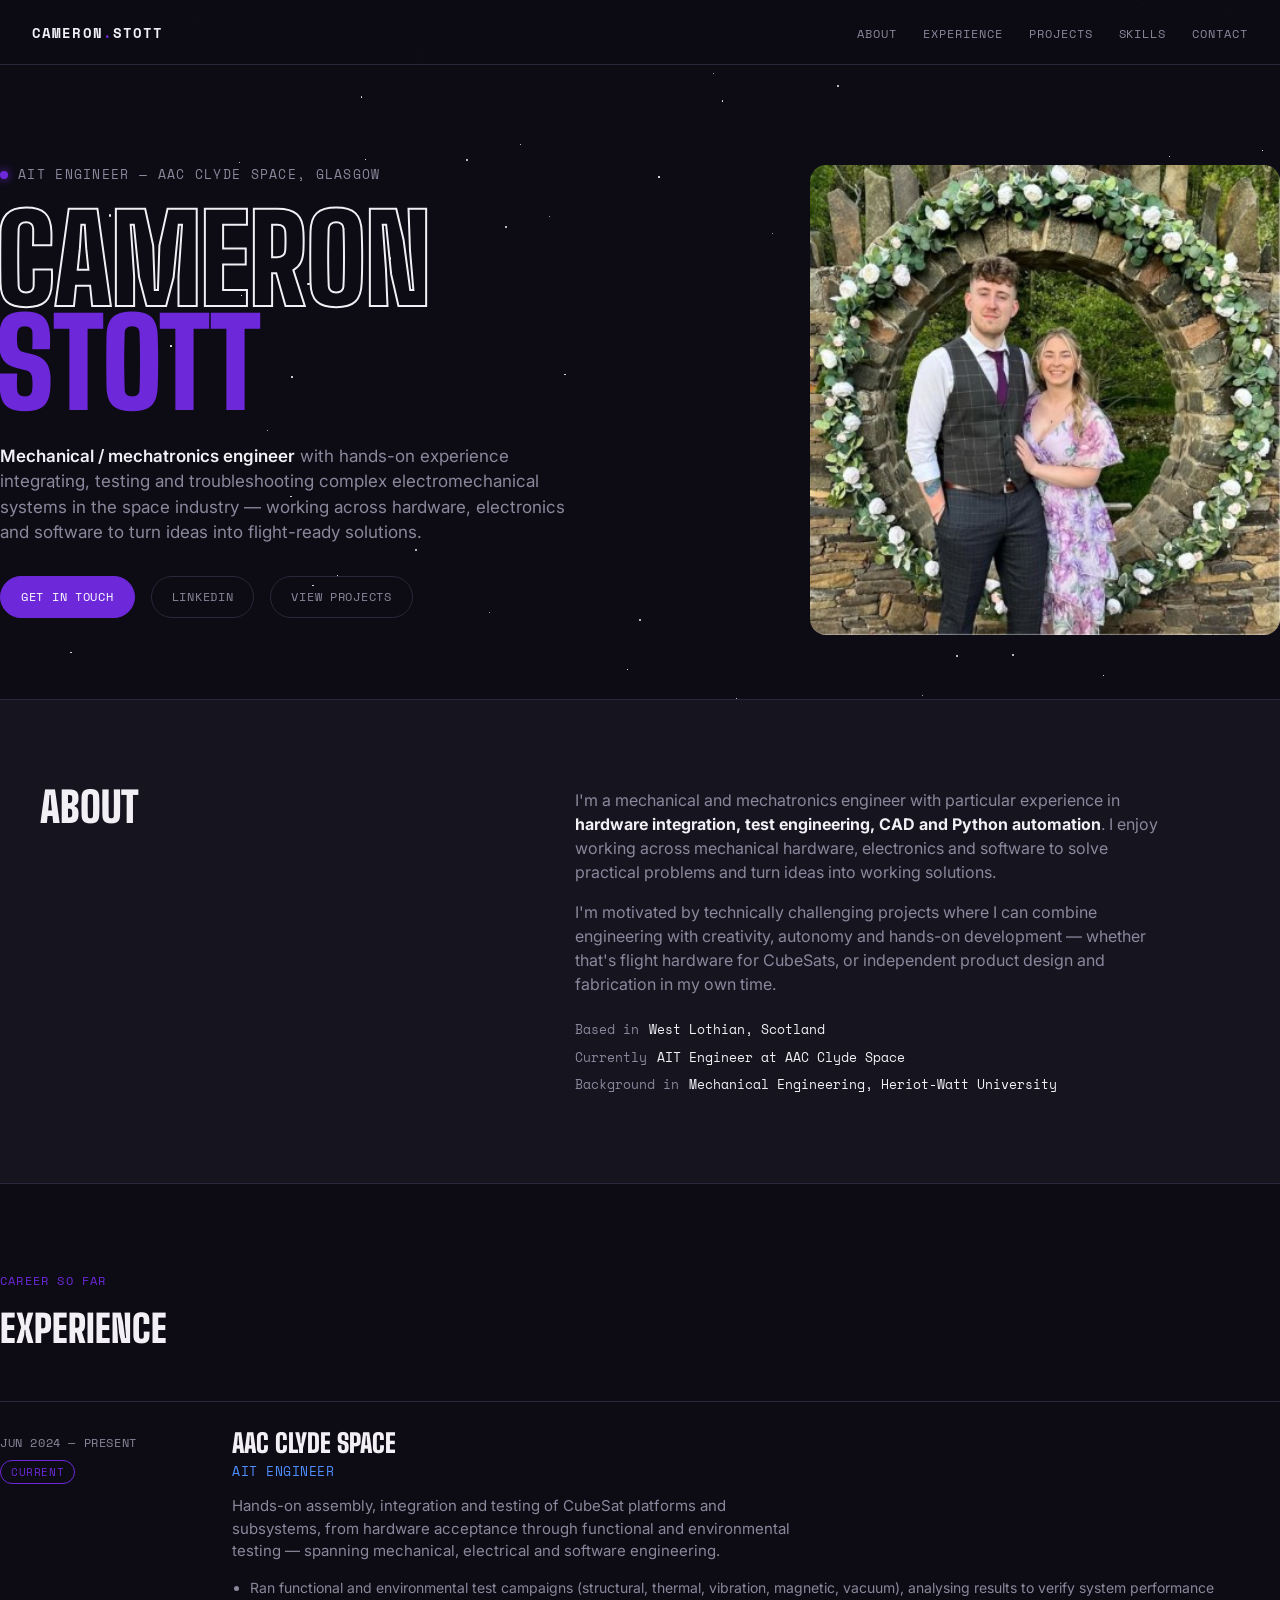
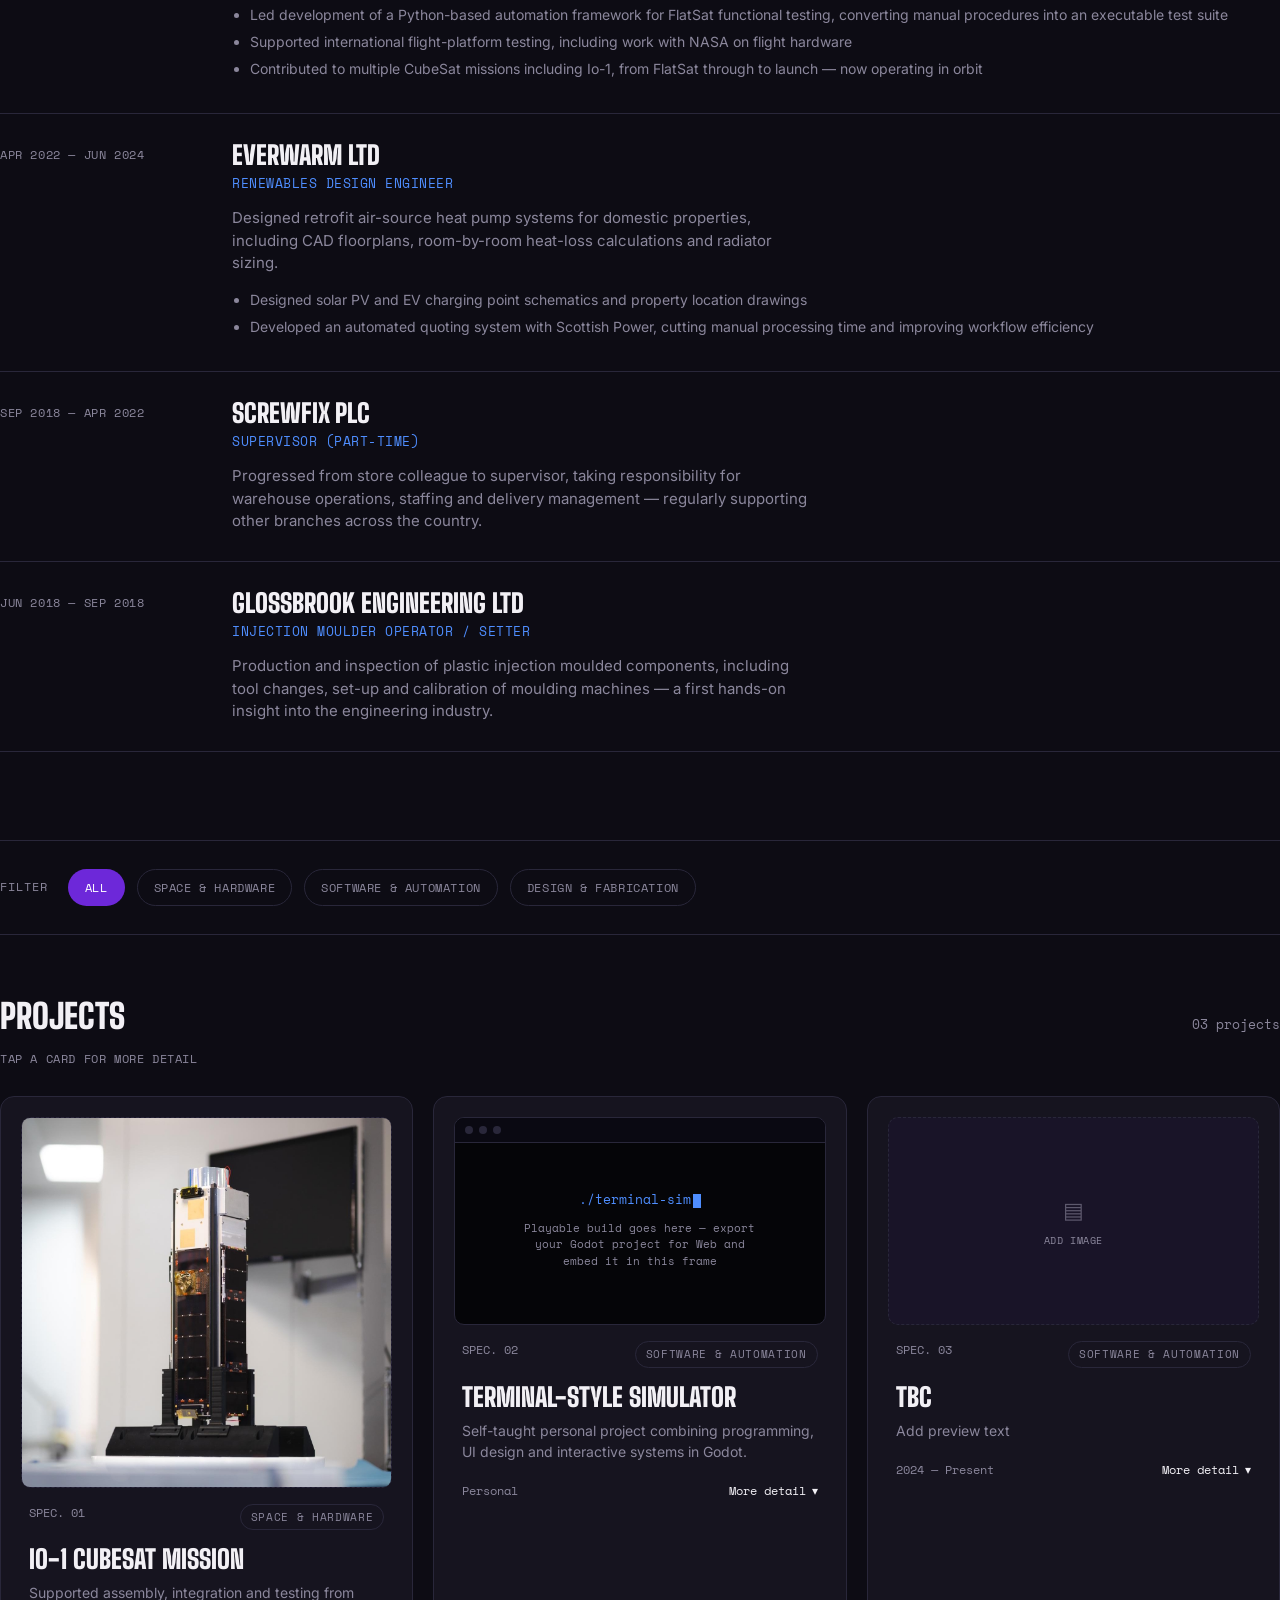
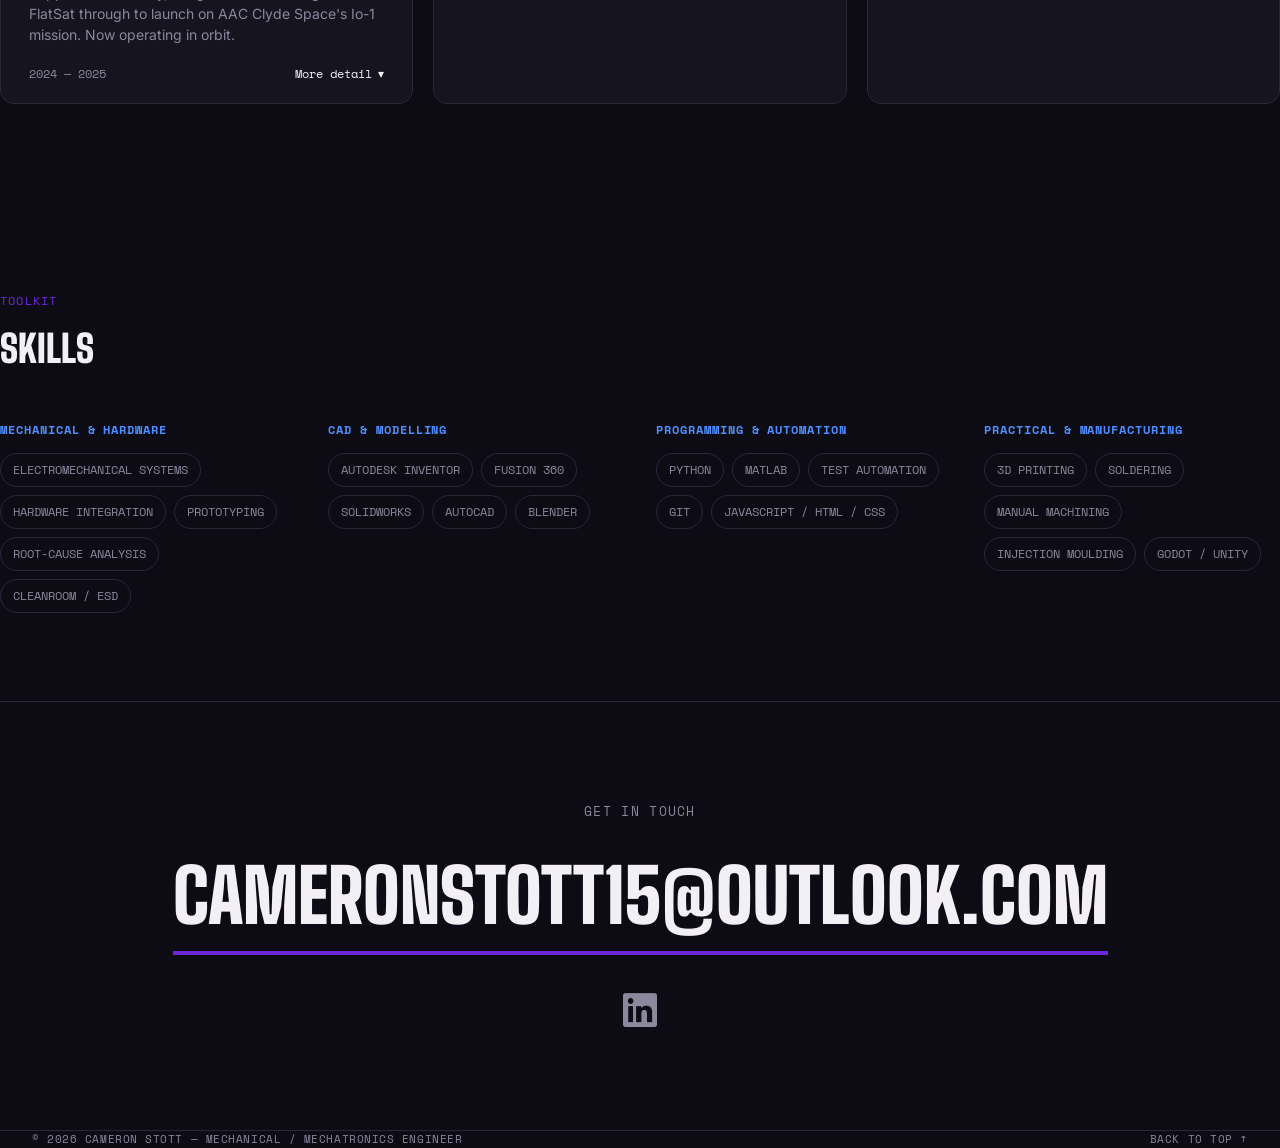
<file: portfolio.html>
<!DOCTYPE html>
<html lang="en">
<head>
<meta charset="UTF-8">
<meta name="viewport" content="width=device-width, initial-scale=1.0">
<title>Cameron Stott — Mechanical / Mechatronics Engineer</title>
<link rel="preconnect" href="https://fonts.googleapis.com">
<link rel="preconnect" href="https://fonts.gstatic.com" crossorigin>
<link href="https://fonts.googleapis.com/css2?family=Big+Shoulders+Display:wght@700;900&family=Inter:wght@400;500;600&family=Space+Mono:wght@400;700&display=swap" rel="stylesheet">
<link rel="stylesheet" href="https://cdnjs.cloudflare.com/ajax/libs/font-awesome/6.7.2/css/all.min.css">
<style>
  :root{
    --bg: #0d0c14;
    --surface: #16141f;
    --text: #f2f0f5;
    --text-dim: #8b879c;
    --border: #29273a;
    --accent: #6d28d9;
    --accent-2: #4f8eff;
    --font-display: 'Big Shoulders Display', sans-serif;
    --font-body: 'Inter', sans-serif;
    --font-mono: 'Space Mono', monospace;
  }

  *{ margin:0; padding:0; box-sizing:border-box; }
  html{ scroll-behavior:smooth; }

  body{
    background:var(--bg);
    color:var(--text);
    font-family:var(--font-body);
    line-height:1.5;
    overflow-x:hidden;
    position:relative;
  }

  a{ color:inherit; text-decoration:none; }
  ::selection{ background:var(--accent); color:#fff; }
  :focus-visible{ outline: 3px solid var(--accent); outline-offset: 3px; }

  .wrap{ max-width:1280px; margin:0 auto; padding:0 32px; position:relative; z-index:2; }

  /* ---------- STARFIELD ---------- */
  #starfield{
    position:fixed; inset:0; z-index:0; pointer-events:none; overflow:hidden;
  }
  .star{
    position:absolute; border-radius:50%; background:#f2f0f5;
    animation: twinkle 4s ease-in-out infinite;
  }
  @keyframes twinkle{
    0%, 100%{ opacity:.15; }
    50%{ opacity:.9; }
  }
  @media (prefers-reduced-motion: reduce){
    .star{ animation:none; opacity:.4; }
  }

  header, .hero, .filter-bar, .work, .about, .experience, .skills-section, .contact, footer{
    position:relative; z-index:2;
  }

  /* ---------- NAV ---------- */
  header{
    position:sticky; top:0; z-index:50;
    background:rgba(13,12,20,.88);
    backdrop-filter: blur(10px);
    border-bottom:1px solid var(--border);
  }
  .nav-inner{
    display:flex; align-items:center; justify-content:space-between;
    padding:20px 32px; max-width:1280px; margin:0 auto;
  }
  .logo{
    font-family:var(--font-mono); font-weight:700; font-size:14px;
    letter-spacing:.08em; text-transform:uppercase;
  }
  .logo span{ color:var(--accent); }
  nav ul{ list-style:none; display:flex; gap:26px; }
  nav a{
    font-family:var(--font-mono); font-size:12px; letter-spacing:.08em;
    text-transform:uppercase; color:var(--text-dim);
    transition: color .2s ease;
  }
  nav a:hover{ color:var(--text); }

  /* ---------- HEADSHOT (shared) ---------- */
  .headshot{
    border-radius:16px;
    border:1.5px dashed var(--border);
    background:rgba(109,40,217,.06);
    display:flex; flex-direction:column; align-items:center; justify-content:center;
    gap:8px; color:var(--text-dim); flex-shrink:0;
  }
  .headshot .initials{
    font-family:var(--font-display); font-weight:900;
    color:var(--accent); -webkit-text-stroke:1px var(--accent);
  }
  .headshot .label{
    font-family:var(--font-mono); font-size:10px; text-transform:uppercase;
    letter-spacing:.06em; color:var(--text-dim); text-align:center; padding:0 10px;
  }

  /* ---------- HERO ---------- */
  .hero{
    padding:100px 0 64px;
    border-bottom:1px solid var(--border);
  }
  .hero-grid{
    display:grid; grid-template-columns: 1fr 470px; gap:48px; align-items:stretch;
  }
  .hero-eyebrow{
    font-family:var(--font-mono); font-size:13px; color:var(--text-dim);
    letter-spacing:.1em; text-transform:uppercase; margin-bottom:22px;
    display:flex; align-items:center; gap:10px;
  }
  .hero-eyebrow::before{
    content:''; width:8px; height:8px; border-radius:50%;
    background:var(--accent);
    box-shadow:0 0 10px var(--accent);
  }
  .hero h1{
    font-family:var(--font-display);
    font-weight:900;
    font-size:clamp(52px, 9.5vw, 128px);
    line-height:.86;
    letter-spacing:-.01em;
    text-transform:uppercase;
    margin-left:-4px;
  }
  .hero h1 .outline{
    -webkit-text-stroke: 2px var(--text);
    color:transparent;
  }
  .hero h1 .fill{ color:var(--accent); }
  .hero-sub{
    max-width:580px; margin-top:28px;
    font-size:17px; color:var(--text-dim);
  }
  .hero-sub strong{ color:var(--text); font-weight:600; }
  .hero-links{ margin-top:30px; display:flex; gap:16px; flex-wrap:wrap; }
  .hero-links a{
    font-family:var(--font-mono); font-size:12px; text-transform:uppercase;
    letter-spacing:.06em; padding:11px 20px; border:1px solid var(--border);
    border-radius:999px; color:var(--text-dim); transition:all .2s ease;
  }
  .hero-links a.primary{ background:var(--accent); border-color:var(--accent); color:#fff; }
  .hero-links a:hover{ border-color:var(--accent); color:var(--text); }
  .hero-links a.primary:hover{ color:#fff; opacity:.9; }

  .hero-grid .headshot{ width:100%; height:100%; min-height:320px; }
  .hero-grid .headshot .initials{ font-size:64px; }

  @media (max-width: 760px){
    .hero-grid{ grid-template-columns:1fr; }
    .hero-grid .headshot{ width:100%; height:220px; min-height:0; order:-1; }
    .hero-grid .headshot .initials{ font-size:36px; }
  }

  /* ---------- ABOUT ---------- */
  .about{
    padding:88px 40px; border-bottom:1px solid var(--border);
    background:var(--surface);
  }
  .about-grid{
    display:grid; grid-template-columns: 1fr 1.4fr; gap:60px; align-items:start;
  }
  .about h2{
    font-family:var(--font-display); font-weight:900; font-size:42px;
    text-transform:uppercase; line-height:.95;
  }
  .about-copy p{ font-size:16px; color:var(--text-dim); max-width:60ch; margin-bottom:16px; }
  .about-copy strong{ color:var(--text); }
  .facts{ margin-top:24px; display:flex; flex-direction:column; gap:8px; }
  .facts div{
    font-family:var(--font-mono); font-size:13px; color:var(--text-dim);
    display:flex; gap:10px;
  }
  .facts div span{ color:var(--text); }

  @media (max-width: 900px){
    .about-grid{ grid-template-columns:1fr; }
  }

  /* ---------- EXPERIENCE (traditional timeline) ---------- */
  .experience{ padding:88px 0; border-bottom:1px solid var(--border); }
  .section-head{ margin-bottom:44px; }
  .section-head .eyebrow{
    font-family:var(--font-mono); font-size:12px; color:var(--accent);
    text-transform:uppercase; letter-spacing:.1em; margin-bottom:10px; display:block;
  }
  .section-head h2{
    font-family:var(--font-display); font-weight:900; font-size:38px; text-transform:uppercase;
  }

  .timeline{ display:flex; flex-direction:column; }
  .timeline-item{
    display:grid; grid-template-columns: 200px 1fr; gap:32px;
    padding:28px 0; border-top:1px solid var(--border);
  }
  .timeline-item:last-child{ border-bottom:1px solid var(--border); }
  .timeline-date{
    font-family:var(--font-mono); font-size:12px; color:var(--text-dim);
    text-transform:uppercase; letter-spacing:.05em; padding-top:4px;
  }
  .timeline-date .current{
    display:inline-block; margin-top:8px; font-size:11px; color:var(--accent);
    border:1px solid var(--accent); border-radius:999px; padding:3px 10px;
  }
  .timeline-body h3{
    font-family:var(--font-display); font-weight:900; font-size:26px;
    text-transform:uppercase; line-height:1;
  }
  .timeline-body .role{
    font-family:var(--font-mono); font-size:13px; color:var(--accent-2);
    text-transform:uppercase; letter-spacing:.04em; margin-top:6px; display:block;
  }
  .timeline-body p{ color:var(--text-dim); font-size:15px; margin-top:14px; max-width:64ch; }
  .timeline-body ul{ margin-top:14px; padding-left:18px; color:var(--text-dim); font-size:14px; }
  .timeline-body li{ margin-bottom:6px; }

  @media (max-width: 720px){
    .timeline-item{ grid-template-columns: 1fr; gap:10px; }
  }

  /* ---------- FILTER BAR ---------- */
  .filter-bar{
    padding:28px 0;
    border-bottom:1px solid var(--border);
    display:flex; align-items:center; gap:12px; flex-wrap:wrap;
  }
  .filter-label{
    font-family:var(--font-mono); font-size:12px; color:var(--text-dim);
    text-transform:uppercase; letter-spacing:.08em; margin-right:8px;
  }
  .filter-btn{
    font-family:var(--font-mono); font-size:12px; letter-spacing:.05em;
    text-transform:uppercase; padding:9px 16px;
    border:1px solid var(--border); border-radius:999px;
    background:transparent; color:var(--text-dim); cursor:pointer;
    transition: all .2s ease;
  }
  .filter-btn:hover{ color:var(--text); border-color:var(--text-dim); }
  .filter-btn.active{
    color:#fff; background:var(--accent); border-color:transparent;
  }

  /* ---------- WORK GRID ---------- */
  .work{ padding:56px 0 100px; }
  .work-head{
    display:flex; justify-content:space-between; align-items:baseline;
    margin-bottom:8px;
  }
  .work-head h2{
    font-family:var(--font-display); font-weight:900; font-size:34px;
    text-transform:uppercase;
  }
  .work-count{ font-family:var(--font-mono); font-size:13px; color:var(--text-dim); }
  .work-hint{
    font-family:var(--font-mono); font-size:12px; color:var(--text-dim);
    text-transform:uppercase; letter-spacing:.05em; margin:0 0 28px;
  }

  .grid{
    display:grid;
    grid-template-columns: repeat(3, 1fr);
    gap:20px;
    align-items:stretch;
  }
  .card{
    background:var(--surface);
    border:1px solid var(--border);
    border-radius:14px;
    padding:20px;
    position:relative;
    overflow:hidden;
    transition: transform .3s ease, border-color .3s ease, opacity .3s ease;
    display:flex; flex-direction:column;
    cursor:pointer;
  }
  .card::before{
    content:''; position:absolute; inset:0 0 auto 0; height:3px;
    background: var(--accent);
    transform: scaleX(0); transform-origin:left;
    transition: transform .35s ease;
    z-index:2;
  }
  .card:hover{ border-color: var(--accent); }
  .card:hover::before, .card.open::before{ transform:scaleX(1); }
  .card.dim{ opacity:.28; }

  /* image / media area — always visible, never collapses */
  .card-image{
    width:100%; aspect-ratio:16/9; border-radius:10px;
    border:1.5px dashed var(--border);
    background:rgba(109,40,217,.05);
    display:flex; flex-direction:column; align-items:center; justify-content:center;
    gap:6px; color:var(--text-dim); margin-bottom:16px; flex-shrink:0;
  }
  .card-image img {
    width: 100%;
    height: 100%;
    object-fit: cover;
    border-radius: 8px;
    display: block;
  }
  .card-image .icon{ font-size:22px; opacity:.6; }
  .card-image .label{
    font-family:var(--font-mono); font-size:10px; text-transform:uppercase;
    letter-spacing:.06em;
  }

  .card-body{ padding:0 8px; display:flex; flex-direction:column; flex:1; }
  .card-top{
    display:flex; justify-content:space-between; align-items:flex-start;
  }
  .card-index{ font-family:var(--font-mono); font-size:12px; color:var(--text-dim); }
  .tag{
    font-family:var(--font-mono); font-size:11px; text-transform:uppercase;
    letter-spacing:.06em; padding:4px 10px; border-radius:999px;
    color: var(--text-dim);
    border:1px solid var(--border);
  }
  .card h3{
    font-family:var(--font-display); font-weight:900; font-size:26px;
    text-transform:uppercase; margin-top:16px; line-height:1;
  }
  .card p.preview{ color:var(--text-dim); font-size:14px; margin-top:10px; max-width:42ch; }
  .card-foot{
    margin-top:20px; display:flex; justify-content:space-between; align-items:center;
    font-family:var(--font-mono); font-size:12px; color:var(--text-dim);
  }
  .card-foot .go{ color:var(--text); display:flex; align-items:center; gap:6px; transition:color .2s ease; }
  .card:hover .go{ color:var(--accent-2); }
  .card.open .go .chevron{ transform:rotate(180deg); }
  .go .chevron{ display:inline-block; transition:transform .3s ease; }

  .card-detail{
    max-height:0; overflow:hidden;
    transition: max-height .35s ease, margin-top .35s ease;
  }
  .card.open .card-detail{ margin-top:16px; }
  .card-detail-inner{
    border-top:1px solid var(--border); padding-top:16px;
  }
  .card-detail-inner p{ color:var(--text-dim); font-size:14px; margin-bottom:10px; }
  .card-detail-inner ul{ padding-left:18px; color:var(--text-dim); font-size:13px; }
  .card-detail-inner li{ margin-bottom:6px; }

  /* playable embed slot — for the terminal simulator */
  .card-embed{
    width:100%; aspect-ratio:16/9; border-radius:10px; overflow:hidden;
    margin-bottom:16px; flex-shrink:0; position:relative;
    background:#050508; border:1px solid var(--border);
  }
  .embed-titlebar{
    display:flex; align-items:center; gap:6px; padding:8px 10px;
    background:#0a0912; border-bottom:1px solid var(--border);
  }
  .embed-titlebar span{ width:8px; height:8px; border-radius:50%; background:var(--border); }
  .embed-body{
    height:calc(100% - 32px); display:flex; align-items:center; justify-content:center;
    flex-direction:column; gap:10px; padding:16px; text-align:center;
  }
  .embed-body .prompt{
    font-family:var(--font-mono); font-size:13px; color:var(--accent-2);
  }
  .embed-body .cursor{
    display:inline-block; width:8px; height:14px; background:var(--accent-2);
    animation: blink 1s step-end infinite; vertical-align:middle; margin-left:2px;
  }
  @keyframes blink{ 50%{ opacity:0; } }
  .embed-body .note{ font-family:var(--font-mono); font-size:11px; color:var(--text-dim); max-width:34ch; }
  @media (prefers-reduced-motion: reduce){ .embed-body .cursor{ animation:none; } }

  /* ---------- SKILLS ---------- */
  .skills-section{ padding:88px 0; border-bottom:1px solid var(--border); }
  .skills-grid{ display:grid; grid-template-columns:repeat(4, 1fr); gap:32px; margin-top:40px; }
  .skill-group h4{
    font-family:var(--font-mono); font-size:12px; text-transform:uppercase;
    letter-spacing:.08em; color:var(--accent-2); margin-bottom:14px;
  }
  .skill-group .tags{ display:flex; flex-wrap:wrap; gap:8px; }
  .skill-group .tags span{
    font-family:var(--font-mono); font-size:12px; text-transform:uppercase;
    padding:7px 12px; border:1px solid var(--border); border-radius:999px; color:var(--text-dim);
  }
  @media (max-width: 900px){
    .skills-grid{ grid-template-columns:repeat(2, 1fr); }
  }

  /* ---------- CONTACT ---------- */
  .contact{ padding:100px 0; text-align:center; }
  .contact-label{
    font-family:var(--font-mono); font-size:13px; letter-spacing:.1em;
    text-transform:uppercase; color:var(--text-dim); margin-bottom:18px;
  }
  .contact a.email{
    font-family:var(--font-display); font-weight:900;
    font-size:clamp(28px, 6vw, 74px);
    text-transform:uppercase; display:inline-block;
    border-bottom:4px solid var(--accent); transition:color .3s ease; word-break:break-word;
  }
  .contact a.email:hover{ color:var(--accent-2); }
  .socials{ margin-top:36px; display:flex; gap:24px; justify-content:center; flex-wrap:wrap; }
  .socials a{
    font-family:var(--font-mono); font-size:13px; color:var(--text-dim);
    text-transform:uppercase; letter-spacing:.05em; transition:color .2s ease;
  }
  .socials a:hover{ color:var(--text); }

  footer{
    border-top:1px solid var(--border); padding:24px 0;
    display:flex; justify-content:space-between; align-items:center;
    font-family:var(--font-mono); font-size:11px; color:var(--text-dim);
    text-transform:uppercase; letter-spacing:.05em; flex-wrap:wrap; gap:10px;
  }
  footer a:hover{ color:var(--text); }

  @media (max-width: 860px){
    .nav-inner nav{ display:none; }
    .grid{ grid-template-columns: repeat(2, 1fr); }
    .work-head{ flex-direction:column; align-items:flex-start; gap:8px; }
  }

  @media (max-width: 560px){
    .grid{ grid-template-columns: 1fr; }
  }

  @media (prefers-reduced-motion: reduce){
    html{ scroll-behavior:auto; }
    *{ transition-duration:.01ms !important; animation-duration:.01ms !important; }
  }

  .project-link{
  color: var(--accent);
  text-decoration: none;
  transition: color .2s ease;
}

.project-link:hover{
  color: var(--accent-2);
}

.linkedin-icon {
  color: var(--text-dim);
  display: inline-flex;
  transition: color .2s ease;
}
</style>
</head>
<body>

<div id="starfield"></div>

<header>
  <div class="nav-inner">
    <div class="logo">Cameron<span>.</span>Stott</div>
    <nav>
      <ul>
        <li><a href="#about">About</a></li>
        <li><a href="#experience">Experience</a></li>
        <li><a href="#work">Projects</a></li>
        <li><a href="#skills">Skills</a></li>
        <li><a href="#contact">Contact</a></li>
      </ul>
    </nav>
  </div>
</header>

<section class="hero wrap">
  <div class="hero-grid">
    <div>
      <div class="hero-eyebrow">AIT Engineer — AAC Clyde Space, Glasgow</div>
      <h1>
        <span class="outline">Cameron</span><br>
        <span class="fill">Stott</span>
      </h1>
      <p class="hero-sub">
        <strong>Mechanical / mechatronics engineer</strong> with hands-on experience integrating, testing and troubleshooting complex electromechanical systems in the space industry — working across hardware, electronics and software to turn ideas into flight-ready solutions.
      </p>
      <div class="hero-links">
        <a class="primary" href="#contact">Get in touch</a>
        <a href="https://www.linkedin.com/in/cameronstott21" target="_blank" rel="noopener">LinkedIn</a>
        <a href="#work">View projects</a>
      </div>
    </div>
    <img src="/images/headshot.jpeg" alt="Cameron Stott" style="width:100%;height:100%;object-fit:cover;border-radius:16px">
    </div>
  </div>
</section>

<section class="about wrap" id="about">
  <div class="about-grid">
    <h2>About</h2>
    <div class="about-copy">
      <p>I'm a mechanical and mechatronics engineer with particular experience in <strong>hardware integration, test engineering, CAD and Python automation</strong>. I enjoy working across mechanical hardware, electronics and software to solve practical problems and turn ideas into working solutions.</p>
      <p>I'm motivated by technically challenging projects where I can combine engineering with creativity, autonomy and hands-on development — whether that's flight hardware for CubeSats, or independent product design and fabrication in my own time.</p>
      <div class="facts">
        <div>Based in <span>West Lothian, Scotland</span></div>
        <div>Currently <span>AIT Engineer at AAC Clyde Space</span></div>
        <div>Background in <span>Mechanical Engineering, Heriot-Watt University</span></div>
      </div>
    </div>
  </div>
</section>

<section class="experience wrap" id="experience">
  <div class="section-head">
    <span class="eyebrow">Career so far</span>
    <h2>Experience</h2>
  </div>
  <div class="timeline">

    <div class="timeline-item">
      <div class="timeline-date">Jun 2024 — Present<br><span class="current">Current</span></div>
      <div class="timeline-body">
        <h3>AAC Clyde Space</h3>
        <span class="role">AIT Engineer</span>
        <p>Hands-on assembly, integration and testing of CubeSat platforms and subsystems, from hardware acceptance through functional and environmental testing — spanning mechanical, electrical and software engineering.</p>
        <ul>
          <li>Ran functional and environmental test campaigns (structural, thermal, vibration, magnetic, vacuum), analysing results to verify system performance</li>
          <li>Led development of a Python-based automation framework for FlatSat functional testing, converting manual procedures into an executable test suite</li>
          <li>Supported international flight-platform testing, including work with NASA on flight hardware</li>
          <li>Contributed to multiple CubeSat missions including Io-1, from FlatSat through to launch — now operating in orbit</li>
        </ul>
      </div>
    </div>

    <div class="timeline-item">
      <div class="timeline-date">Apr 2022 — Jun 2024</div>
      <div class="timeline-body">
        <h3>Everwarm Ltd</h3>
        <span class="role">Renewables Design Engineer</span>
        <p>Designed retrofit air-source heat pump systems for domestic properties, including CAD floorplans, room-by-room heat-loss calculations and radiator sizing.</p>
        <ul>
          <li>Designed solar PV and EV charging point schematics and property location drawings</li>
          <li>Developed an automated quoting system with Scottish Power, cutting manual processing time and improving workflow efficiency</li>
        </ul>
      </div>
    </div>

    <div class="timeline-item">
      <div class="timeline-date">Sep 2018 — Apr 2022</div>
      <div class="timeline-body">
        <h3>Screwfix PLC</h3>
        <span class="role">Supervisor (Part-Time)</span>
        <p>Progressed from store colleague to supervisor, taking responsibility for warehouse operations, staffing and delivery management — regularly supporting other branches across the country.</p>
      </div>
    </div>

    <div class="timeline-item">
      <div class="timeline-date">Jun 2018 — Sep 2018</div>
      <div class="timeline-body">
        <h3>Glossbrook Engineering Ltd</h3>
        <span class="role">Injection Moulder Operator / Setter</span>
        <p>Production and inspection of plastic injection moulded components, including tool changes, set-up and calibration of moulding machines — a first hands-on insight into the engineering industry.</p>
      </div>
    </div>

  </div>
</section>

<section class="filter-bar wrap" id="work">
  <span class="filter-label">Filter</span>
  <button class="filter-btn active" data-filter="all">All</button>
  <button class="filter-btn" data-filter="space">Space &amp; Hardware</button>
  <button class="filter-btn" data-filter="software">Software &amp; Automation</button>
  <button class="filter-btn" data-filter="design">Design &amp; Fabrication</button>
</section>

<section class="work wrap">
  <div class="work-head">
    <h2>Projects</h2>
    <span class="work-count" id="workCount">03 projects</span>
  </div>
  <p class="work-hint">Tap a card for more detail</p>

  <div class="grid" id="grid">

    <article class="card" data-cat="space">
      <div class="card-image"><img src="images/iota.jpeg" alt="Io-1 CubeSat"></div>
      <div class="card-body">
        <div class="card-top">
          <span class="card-index">SPEC. 01</span>
          <span class="tag">Space &amp; Hardware</span>
        </div>
        <h3>Io-1 CubeSat Mission</h3>
        <p class="preview">Supported assembly, integration and testing from FlatSat through to launch on AAC Clyde Space's Io-1 mission. Now operating in orbit.</p>
        <div class="card-foot"><span>2024 — 2025</span><span class="go">More detail <span class="chevron">▾</span></span></div>
        <div class="card-detail">
          <div class="card-detail-inner">
            <p>Worked across the full AIT lifecycle for Io-1 from initial hardware acceptance and subsystem integration through to final flight configuration and launch readiness.</p>
            <ul>
              <li>Executed functional and environmental test campaigns: structural, thermal, vibration, magnetic and vacuum</li>
              <li>Diagnosed and resolved hardware and system-level issues through structured fault-finding and root-cause analysis</li>
              <li>Collaborated across multidisciplinary engineering teams to develop test methods and procedures for a novel mission</li>
              <li>Mission is now operational in orbit <br> <a class="project-link" href="https://data.iotatechnology.com/satellite/" target="_blank" rel="noopener">(Click here for Live Orbit)</a></li>
            </ul>
          </div>
        </div>
      </div>
    </article>

    <article class="card" data-cat="software">
      <!-- Playable embed slot. Once you've exported your Godot project for Web,
           point the iframe below at the exported index.html and remove the
           .embed-body placeholder markup. See chat for export/hosting steps. -->
      <div class="card-embed">
        <div class="embed-titlebar"><span></span><span></span><span></span></div>
        <div class="embed-body">
          <div class="prompt">./terminal-sim<span class="cursor"></span></div>
          <div class="note">Playable build goes here — export your Godot project for Web and embed it in this frame</div>
        </div>
        <!-- <iframe src="game/terminal-sim/index.html" style="width:100%;height:100%;border:0;" title="Terminal Simulator"></iframe> -->
      </div>
      <div class="card-body">
        <div class="card-top">
          <span class="card-index">SPEC. 02</span>
          <span class="tag">Software &amp; Automation</span>
        </div>
        <h3>Terminal-Style Simulator</h3>
        <p class="preview">Self-taught personal project combining programming, UI design and interactive systems in Godot.</p>
        <div class="card-foot"><span>Personal</span><span class="go">More detail <span class="chevron">▾</span></span></div>
        <div class="card-detail">
          <div class="card-detail-inner">
            <p>An authentic terminal-style simulator built as a self-directed learning project — combining programming logic, interface design and interactive systems, developed independently in Godot.</p>
          </div>
        </div>
      </div>
    </article>

    <article class="card" data-cat="software">
      <div class="card-image"><span class="icon">▤</span><span class="label">Add image</span></div>
      <div class="card-body">
        <div class="card-top">
          <span class="card-index">SPEC. 03</span>
          <span class="tag">Software &amp; Automation</span>
        </div>
        <h3>TBC</h3>
        <p class="preview">Add preview text</p>
        <div class="card-foot"><span>2024 — Present</span><span class="go">More detail <span class="chevron">▾</span></span></div>
        <div class="card-detail">
          <div class="card-detail-inner">
            <p>Add paragraph</p>
            <ul>
              <li>Add bullet point</li>
              <li>Add bullet point</li>
              <li>Add bullet point</li>
            </ul>
          </div>
        </div>
      </div>
    </article>

  </div>
</section>

<section class="skills-section wrap" id="skills">
  <div class="section-head">
    <span class="eyebrow">Toolkit</span>
    <h2>Skills</h2>
  </div>
  <div class="skills-grid">
    <div class="skill-group">
      <h4>Mechanical &amp; Hardware</h4>
      <div class="tags">
        <span>Electromechanical systems</span><span>Hardware integration</span><span>Prototyping</span><span>Root-cause analysis</span><span>Cleanroom / ESD</span>
      </div>
    </div>
    <div class="skill-group">
      <h4>CAD &amp; Modelling</h4>
      <div class="tags">
        <span>Autodesk Inventor</span><span>Fusion 360</span><span>SolidWorks</span><span>AutoCAD</span><span>Blender</span>
      </div>
    </div>
    <div class="skill-group">
      <h4>Programming &amp; Automation</h4>
      <div class="tags">
        <span>Python</span><span>MATLAB</span><span>Test automation</span><span>Git</span><span>JavaScript / HTML / CSS</span>
      </div>
    </div>
    <div class="skill-group">
      <h4>Practical &amp; Manufacturing</h4>
      <div class="tags">
        <span>3D printing</span><span>Soldering</span><span>Manual machining</span><span>Injection moulding</span><span>Godot / Unity</span>
      </div>
    </div>
  </div>
</section>

<section class="contact" id="contact">
  <div class="wrap">
    <div class="contact-label">Get in touch</div>
    <a class="email" href="mailto:cameronstott15@outlook.com">cameronstott15@outlook.com</a>
    <div class="socials">
      <a href="https://www.linkedin.com/in/cameronstott21/"target="_blank"rel="noopener"aria-label="LinkedIn"><i class="fa-brands fa-linkedin fa-3x"></i>
      </a>
    </div>
  </div>
</section>

<footer class="wrap">
  <span>© 2026 Cameron Stott — Mechanical / Mechatronics Engineer</span>
  <a href="#">Back to top ↑</a>
</footer>

<script>
  // Subtle starfield
  (function(){
    const field = document.getElementById('starfield');
    const count = window.innerWidth < 700 ? 50 : 90;
    for (let i = 0; i < count; i++){
      const star = document.createElement('div');
      star.className = 'star';
      const size = Math.random() * 1.6 + 0.6;
      star.style.width = size + 'px';
      star.style.height = size + 'px';
      star.style.left = Math.random() * 100 + '%';
      star.style.top = Math.random() * 100 + '%';
      star.style.animationDelay = (Math.random() * 4) + 's';
      star.style.animationDuration = (3 + Math.random() * 3) + 's';
      field.appendChild(star);
    }
  })();

  // Project filtering
  const buttons = document.querySelectorAll('.filter-btn');
  const cards = document.querySelectorAll('.card');
  const workCount = document.getElementById('workCount');

  buttons.forEach(btn => {
    btn.addEventListener('click', () => {
      buttons.forEach(b => b.classList.remove('active'));
      btn.classList.add('active');

      const filter = btn.dataset.filter;
      let visible = 0;
      cards.forEach(card => {
        const match = filter === 'all' || card.dataset.cat === filter;
        card.classList.toggle('dim', !match);
        if (match) visible++;
      });
      workCount.textContent = String(visible).padStart(2,'0') + ' project' + (visible === 1 ? '' : 's');
    });
  });

  // Expandable project detail (image/embed area stays visible regardless)
  cards.forEach(card => {
    card.addEventListener('click', (e) => {
      const detail = card.querySelector('.card-detail');
      const isOpen = card.classList.contains('open');
      if (isOpen){
        detail.style.maxHeight = null;
        card.classList.remove('open');
      } else {
        card.classList.add('open');
        detail.style.maxHeight = detail.scrollHeight + 'px';
      }
    });
  });
</script>

</body>
</html>
</file>
